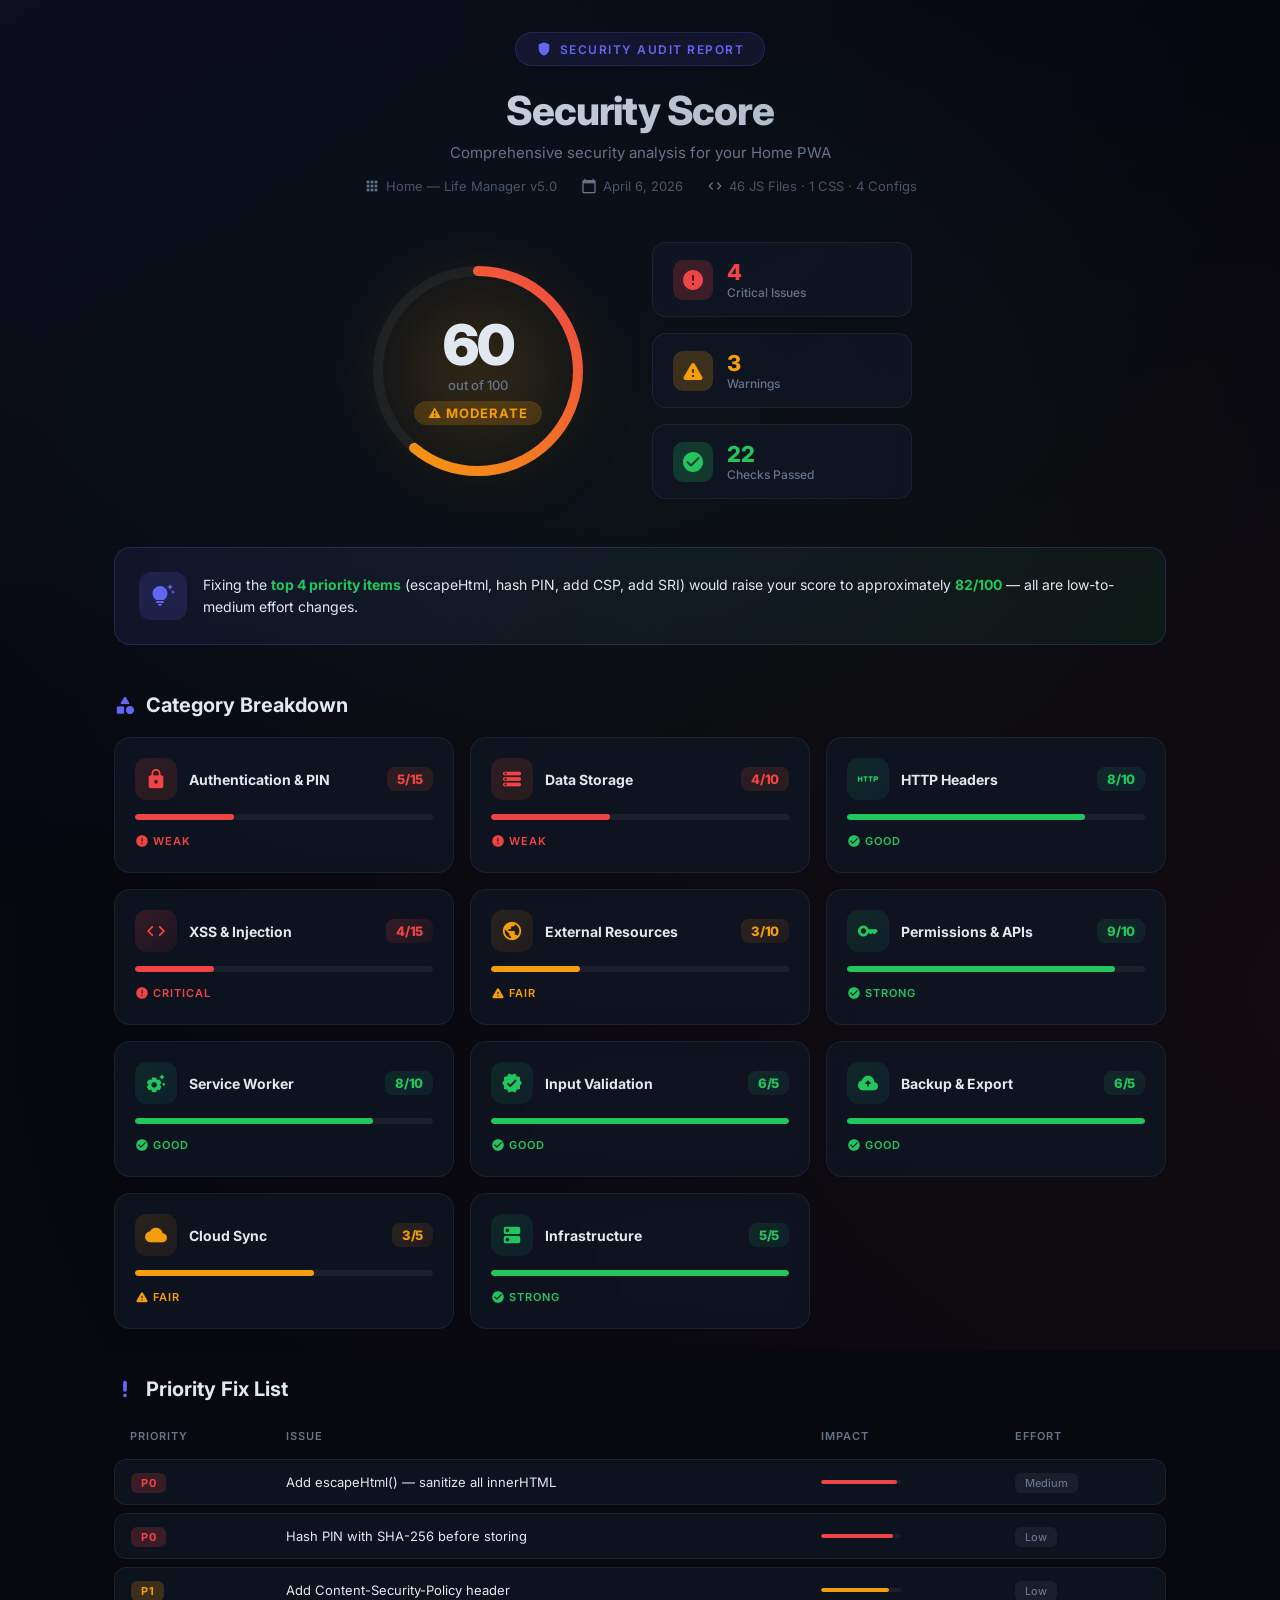
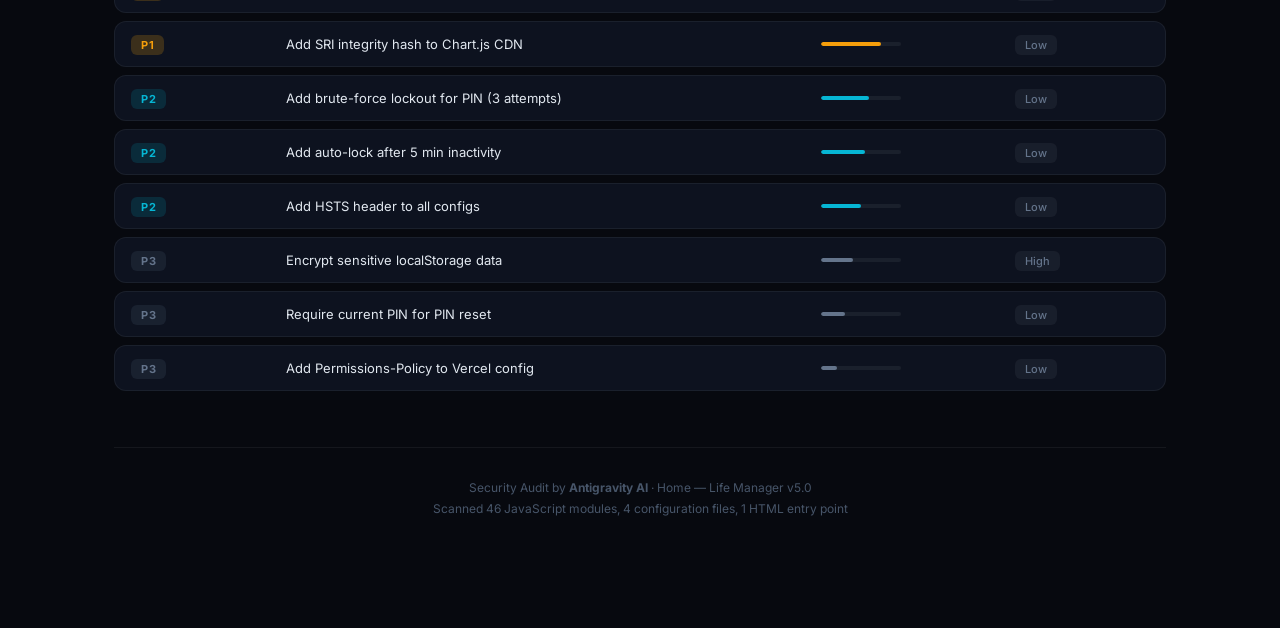
<file: home-app/security-score.html>
<!DOCTYPE html>
<html lang="en">
<head>
    <meta charset="UTF-8">
    <meta name="viewport" content="width=device-width, initial-scale=1.0">
    <title>Security Score — Home App v5.0</title>
    <link href="https://fonts.googleapis.com/css2?family=Inter:wght@300;400;500;600;700;800;900&display=swap" rel="stylesheet">
    <link href="https://fonts.googleapis.com/icon?family=Material+Icons+Round" rel="stylesheet">
    <style>
        :root {
            --bg-primary: #07090f;
            --bg-secondary: #0d1117;
            --bg-card: rgba(17, 24, 39, 0.7);
            --bg-card-hover: rgba(22, 30, 48, 0.85);
            --border: rgba(255, 255, 255, 0.06);
            --border-glow: rgba(99, 102, 241, 0.25);
            --text: #e2e8f0;
            --text-muted: #64748b;
            --text-dim: #475569;
            --accent: #6366f1;
            --accent-glow: rgba(99, 102, 241, 0.3);
            --green: #22c55e;
            --green-glow: rgba(34, 197, 94, 0.2);
            --yellow: #f59e0b;
            --yellow-glow: rgba(245, 158, 11, 0.2);
            --red: #ef4444;
            --red-glow: rgba(239, 68, 68, 0.2);
            --orange: #f97316;
            --cyan: #06b6d4;
        }

        * { margin: 0; padding: 0; box-sizing: border-box; }

        body {
            font-family: 'Inter', -apple-system, sans-serif;
            background: var(--bg-primary);
            color: var(--text);
            min-height: 100vh;
            overflow-x: hidden;
        }

        /* Ambient background */
        body::before {
            content: '';
            position: fixed;
            top: -50%;
            left: -50%;
            width: 200%;
            height: 200%;
            background: 
                radial-gradient(ellipse at 20% 20%, rgba(99, 102, 241, 0.08) 0%, transparent 50%),
                radial-gradient(ellipse at 80% 80%, rgba(239, 68, 68, 0.05) 0%, transparent 50%),
                radial-gradient(ellipse at 50% 50%, rgba(34, 197, 94, 0.04) 0%, transparent 40%);
            z-index: 0;
            animation: ambientShift 20s ease-in-out infinite;
        }

        @keyframes ambientShift {
            0%, 100% { transform: translate(0, 0) rotate(0deg); }
            33% { transform: translate(2%, -1%) rotate(1deg); }
            66% { transform: translate(-1%, 2%) rotate(-1deg); }
        }

        .container {
            max-width: 1100px;
            margin: 0 auto;
            padding: 32px 24px 80px;
            position: relative;
            z-index: 1;
        }

        /* Header */
        .header {
            text-align: center;
            margin-bottom: 48px;
        }

        .header-badge {
            display: inline-flex;
            align-items: center;
            gap: 8px;
            background: rgba(99, 102, 241, 0.1);
            border: 1px solid rgba(99, 102, 241, 0.2);
            border-radius: 100px;
            padding: 8px 20px;
            font-size: 12px;
            font-weight: 600;
            color: var(--accent);
            text-transform: uppercase;
            letter-spacing: 1.5px;
            margin-bottom: 20px;
        }

        .header-badge .material-icons-round { font-size: 16px; }

        .header h1 {
            font-size: 40px;
            font-weight: 800;
            background: linear-gradient(135deg, #e2e8f0, #94a3b8);
            -webkit-background-clip: text;
            -webkit-text-fill-color: transparent;
            margin-bottom: 8px;
            letter-spacing: -0.03em;
        }

        .header p {
            color: var(--text-muted);
            font-size: 15px;
        }

        .header-meta {
            display: flex;
            justify-content: center;
            gap: 24px;
            margin-top: 16px;
            flex-wrap: wrap;
        }

        .header-meta span {
            display: flex;
            align-items: center;
            gap: 6px;
            font-size: 13px;
            color: var(--text-dim);
        }

        .header-meta .material-icons-round { font-size: 16px; color: var(--text-muted); }

        /* Score Ring Section */
        .score-hero {
            display: flex;
            justify-content: center;
            align-items: center;
            gap: 64px;
            margin-bottom: 48px;
            flex-wrap: wrap;
        }

        .score-ring-wrapper {
            position: relative;
            width: 220px;
            height: 220px;
        }

        .score-ring-bg {
            position: absolute;
            inset: -20px;
            border-radius: 50%;
            background: radial-gradient(circle, var(--yellow-glow) 0%, transparent 70%);
            filter: blur(30px);
            animation: ringPulse 3s ease-in-out infinite;
        }

        @keyframes ringPulse {
            0%, 100% { opacity: 0.4; transform: scale(1); }
            50% { opacity: 0.7; transform: scale(1.05); }
        }

        .score-ring-svg {
            width: 220px;
            height: 220px;
            transform: rotate(-90deg);
            position: relative;
            z-index: 1;
        }

        .score-ring-track {
            fill: none;
            stroke: rgba(255, 255, 255, 0.05);
            stroke-width: 10;
        }

        .score-ring-fill {
            fill: none;
            stroke-width: 10;
            stroke-linecap: round;
            stroke-dasharray: 628;
            stroke-dashoffset: 628;
            transition: stroke-dashoffset 2s cubic-bezier(0.4, 0, 0.2, 1);
        }

        .score-ring-center {
            position: absolute;
            inset: 0;
            display: flex;
            flex-direction: column;
            align-items: center;
            justify-content: center;
            z-index: 2;
        }

        .score-number {
            font-size: 56px;
            font-weight: 900;
            letter-spacing: -0.04em;
            line-height: 1;
        }

        .score-label {
            font-size: 13px;
            color: var(--text-muted);
            font-weight: 500;
            margin-top: 4px;
        }

        .score-rating {
            font-size: 13px;
            font-weight: 700;
            text-transform: uppercase;
            letter-spacing: 1px;
            margin-top: 8px;
            padding: 4px 14px;
            border-radius: 100px;
        }

        /* Score summary stats */
        .score-stats {
            display: flex;
            flex-direction: column;
            gap: 16px;
        }

        .score-stat {
            display: flex;
            align-items: center;
            gap: 14px;
            background: var(--bg-card);
            border: 1px solid var(--border);
            border-radius: 14px;
            padding: 16px 20px;
            min-width: 260px;
            backdrop-filter: blur(10px);
            transition: all 0.3s;
        }

        .score-stat:hover {
            border-color: var(--border-glow);
            transform: translateX(4px);
        }

        .score-stat-icon {
            width: 40px;
            height: 40px;
            border-radius: 10px;
            display: flex;
            align-items: center;
            justify-content: center;
            font-size: 20px;
            flex-shrink: 0;
        }

        .score-stat-icon.critical { background: var(--red-glow); color: var(--red); }
        .score-stat-icon.warning { background: var(--yellow-glow); color: var(--yellow); }
        .score-stat-icon.pass { background: var(--green-glow); color: var(--green); }

        .score-stat-info { flex: 1; }
        .score-stat-info .stat-val { font-size: 22px; font-weight: 800; }
        .score-stat-info .stat-lbl { font-size: 12px; color: var(--text-muted); font-weight: 500; }

        /* Category Cards Grid */
        .section-title {
            font-size: 20px;
            font-weight: 700;
            margin-bottom: 20px;
            display: flex;
            align-items: center;
            gap: 10px;
        }

        .section-title .material-icons-round {
            font-size: 22px;
            color: var(--accent);
        }

        .categories-grid {
            display: grid;
            grid-template-columns: repeat(auto-fill, minmax(320px, 1fr));
            gap: 16px;
            margin-bottom: 48px;
        }

        .cat-card {
            background: var(--bg-card);
            border: 1px solid var(--border);
            border-radius: 16px;
            padding: 20px;
            backdrop-filter: blur(10px);
            transition: all 0.35s cubic-bezier(0.4, 0, 0.2, 1);
            cursor: pointer;
            position: relative;
            overflow: hidden;
        }

        .cat-card::before {
            content: '';
            position: absolute;
            top: 0;
            left: 0;
            right: 0;
            height: 2px;
            border-radius: 16px 16px 0 0;
            opacity: 0;
            transition: opacity 0.3s;
        }

        .cat-card:hover {
            border-color: var(--border-glow);
            transform: translateY(-3px);
            box-shadow: 0 12px 40px rgba(0, 0, 0, 0.3);
        }

        .cat-card:hover::before { opacity: 1; }

        .cat-card.rating-critical::before { background: linear-gradient(90deg, var(--red), var(--orange)); }
        .cat-card.rating-warning::before { background: linear-gradient(90deg, var(--yellow), var(--orange)); }
        .cat-card.rating-good::before { background: linear-gradient(90deg, var(--green), var(--cyan)); }
        .cat-card.rating-strong::before { background: linear-gradient(90deg, var(--green), #14b8a6); }

        .cat-header {
            display: flex;
            align-items: center;
            gap: 12px;
            margin-bottom: 14px;
        }

        .cat-icon {
            width: 42px;
            height: 42px;
            border-radius: 12px;
            display: flex;
            align-items: center;
            justify-content: center;
            flex-shrink: 0;
        }

        .cat-icon .material-icons-round { font-size: 22px; }

        .cat-title {
            font-size: 14px;
            font-weight: 700;
            flex: 1;
        }

        .cat-score-badge {
            font-size: 13px;
            font-weight: 800;
            padding: 4px 10px;
            border-radius: 8px;
            letter-spacing: -0.02em;
        }

        .cat-bar-wrap {
            height: 6px;
            background: rgba(255, 255, 255, 0.06);
            border-radius: 100px;
            overflow: hidden;
            margin-bottom: 12px;
        }

        .cat-bar-fill {
            height: 100%;
            border-radius: 100px;
            width: 0%;
            transition: width 1.5s cubic-bezier(0.4, 0, 0.2, 1);
        }

        .cat-rating-label {
            font-size: 11px;
            font-weight: 600;
            text-transform: uppercase;
            letter-spacing: 1px;
            display: inline-flex;
            align-items: center;
            gap: 4px;
        }

        /* Expandable Checks */
        .cat-checks {
            max-height: 0;
            overflow: hidden;
            transition: max-height 0.5s cubic-bezier(0.4, 0, 0.2, 1);
        }

        .cat-card.expanded .cat-checks { max-height: 800px; }

        .cat-checks-inner {
            padding-top: 14px;
            border-top: 1px solid var(--border);
            margin-top: 12px;
        }

        .check-item {
            display: flex;
            align-items: flex-start;
            gap: 10px;
            padding: 8px 0;
            font-size: 13px;
            line-height: 1.5;
        }

        .check-icon { font-size: 16px; margin-top: 2px; flex-shrink: 0; }
        .check-icon.pass { color: var(--green); }
        .check-icon.fail { color: var(--red); }
        .check-icon.warn { color: var(--yellow); }

        .check-text { color: var(--text-muted); }
        .check-text strong { color: var(--text); font-weight: 600; }

        /* Priority Fix Table */
        .fix-table {
            width: 100%;
            border-collapse: separate;
            border-spacing: 0 8px;
            margin-bottom: 48px;
        }

        .fix-table th {
            text-align: left;
            font-size: 11px;
            font-weight: 600;
            text-transform: uppercase;
            letter-spacing: 1px;
            color: var(--text-muted);
            padding: 0 16px 8px;
        }

        .fix-table td {
            padding: 14px 16px;
            background: var(--bg-card);
            border-top: 1px solid var(--border);
            border-bottom: 1px solid var(--border);
            font-size: 13px;
        }

        .fix-table tr td:first-child {
            border-left: 1px solid var(--border);
            border-radius: 12px 0 0 12px;
        }

        .fix-table tr td:last-child {
            border-right: 1px solid var(--border);
            border-radius: 0 12px 12px 0;
        }

        .fix-table tr {
            transition: transform 0.2s;
        }

        .fix-table tr:hover td {
            background: var(--bg-card-hover);
        }

        .priority-badge {
            font-size: 11px;
            font-weight: 700;
            padding: 3px 10px;
            border-radius: 6px;
            text-transform: uppercase;
            letter-spacing: 0.5px;
        }

        .priority-badge.p0 { background: var(--red-glow); color: var(--red); }
        .priority-badge.p1 { background: var(--yellow-glow); color: var(--yellow); }
        .priority-badge.p2 { background: rgba(6, 182, 212, 0.15); color: var(--cyan); }
        .priority-badge.p3 { background: rgba(100, 116, 139, 0.15); color: var(--text-muted); }

        .effort-badge {
            font-size: 11px;
            padding: 3px 10px;
            border-radius: 6px;
            background: rgba(255, 255, 255, 0.05);
            color: var(--text-muted);
            font-weight: 500;
        }

        .impact-bar {
            width: 80px;
            height: 4px;
            background: rgba(255, 255, 255, 0.06);
            border-radius: 100px;
            overflow: hidden;
        }

        .impact-bar-fill {
            height: 100%;
            border-radius: 100px;
            transition: width 1s ease;
        }

        /* Tip bar */
        .tip-card {
            background: linear-gradient(135deg, rgba(99, 102, 241, 0.1), rgba(34, 197, 94, 0.08));
            border: 1px solid rgba(99, 102, 241, 0.2);
            border-radius: 16px;
            padding: 24px;
            display: flex;
            align-items: center;
            gap: 16px;
            margin-bottom: 48px;
        }

        .tip-icon {
            width: 48px;
            height: 48px;
            border-radius: 12px;
            background: rgba(99, 102, 241, 0.15);
            display: flex;
            align-items: center;
            justify-content: center;
            flex-shrink: 0;
        }

        .tip-icon .material-icons-round { font-size: 24px; color: var(--accent); }

        .tip-text { font-size: 14px; line-height: 1.6; }
        .tip-text strong { color: var(--green); }

        /* Footer */
        .footer {
            text-align: center;
            padding: 32px 0;
            border-top: 1px solid var(--border);
            color: var(--text-dim);
            font-size: 12px;
        }

        .footer a { color: var(--accent); text-decoration: none; }

        /* Animations */
        .fade-up {
            opacity: 0;
            transform: translateY(20px);
            animation: fadeUp 0.6s cubic-bezier(0.4, 0, 0.2, 1) forwards;
        }

        @keyframes fadeUp {
            to { opacity: 1; transform: translateY(0); }
        }

        .cat-card:nth-child(1) { animation-delay: 0.1s; }
        .cat-card:nth-child(2) { animation-delay: 0.15s; }
        .cat-card:nth-child(3) { animation-delay: 0.2s; }
        .cat-card:nth-child(4) { animation-delay: 0.25s; }
        .cat-card:nth-child(5) { animation-delay: 0.3s; }
        .cat-card:nth-child(6) { animation-delay: 0.35s; }
        .cat-card:nth-child(7) { animation-delay: 0.4s; }
        .cat-card:nth-child(8) { animation-delay: 0.45s; }
        .cat-card:nth-child(9) { animation-delay: 0.5s; }
        .cat-card:nth-child(10) { animation-delay: 0.55s; }
        .cat-card:nth-child(11) { animation-delay: 0.6s; }

        /* Responsive */
        @media (max-width: 768px) {
            .container { padding: 20px 16px 60px; }
            .header h1 { font-size: 28px; }
            .score-hero { gap: 32px; }
            .score-ring-wrapper { width: 180px; height: 180px; }
            .score-ring-svg { width: 180px; height: 180px; }
            .score-number { font-size: 44px; }
            .categories-grid { grid-template-columns: 1fr; }
            .fix-table { font-size: 12px; }
            .score-stat { min-width: unset; }
            .tip-card { flex-direction: column; text-align: center; }
        }

        /* Scrollbar */
        ::-webkit-scrollbar { width: 6px; }
        ::-webkit-scrollbar-track { background: transparent; }
        ::-webkit-scrollbar-thumb { background: rgba(255, 255, 255, 0.1); border-radius: 3px; }
    </style>
</head>
<body>

<div class="container">

    <!-- Header -->
    <div class="header fade-up">
        <div class="header-badge">
            <span class="material-icons-round">shield</span>
            Security Audit Report
        </div>
        <h1>Security Score</h1>
        <p>Comprehensive security analysis for your Home PWA</p>
        <div class="header-meta">
            <span><span class="material-icons-round">apps</span> Home — Life Manager v5.0</span>
            <span><span class="material-icons-round">calendar_today</span> April 6, 2026</span>
            <span><span class="material-icons-round">code</span> 46 JS Files · 1 CSS · 4 Configs</span>
        </div>
    </div>

    <!-- Score Hero -->
    <div class="score-hero fade-up" style="animation-delay: 0.1s;">
        <!-- Ring -->
        <div class="score-ring-wrapper">
            <div class="score-ring-bg"></div>
            <svg class="score-ring-svg" viewBox="0 0 220 220">
                <circle class="score-ring-track" cx="110" cy="110" r="100" />
                <circle class="score-ring-fill" id="scoreRing" cx="110" cy="110" r="100"
                    stroke="url(#scoreGrad)" />
                <defs>
                    <linearGradient id="scoreGrad" x1="0%" y1="0%" x2="100%" y2="100%">
                        <stop offset="0%" style="stop-color: #f59e0b" />
                        <stop offset="100%" style="stop-color: #ef4444" />
                    </linearGradient>
                </defs>
            </svg>
            <div class="score-ring-center">
                <div class="score-number" id="scoreNumber">0</div>
                <div class="score-label">out of 100</div>
                <div class="score-rating" id="scoreRating" style="background: var(--yellow-glow); color: var(--yellow);">
                    ⚠️ Moderate
                </div>
            </div>
        </div>

        <!-- Summary Stats -->
        <div class="score-stats">
            <div class="score-stat">
                <div class="score-stat-icon critical">
                    <span class="material-icons-round">error</span>
                </div>
                <div class="score-stat-info">
                    <div class="stat-val" style="color: var(--red);">4</div>
                    <div class="stat-lbl">Critical Issues</div>
                </div>
            </div>
            <div class="score-stat">
                <div class="score-stat-icon warning">
                    <span class="material-icons-round">warning</span>
                </div>
                <div class="score-stat-info">
                    <div class="stat-val" style="color: var(--yellow);">3</div>
                    <div class="stat-lbl">Warnings</div>
                </div>
            </div>
            <div class="score-stat">
                <div class="score-stat-icon pass">
                    <span class="material-icons-round">check_circle</span>
                </div>
                <div class="score-stat-info">
                    <div class="stat-val" style="color: var(--green);">22</div>
                    <div class="stat-lbl">Checks Passed</div>
                </div>
            </div>
        </div>
    </div>

    <!-- Tip -->
    <div class="tip-card fade-up" style="animation-delay: 0.15s;">
        <div class="tip-icon">
            <span class="material-icons-round">tips_and_updates</span>
        </div>
        <div class="tip-text">
            Fixing the <strong>top 4 priority items</strong> (escapeHtml, hash PIN, add CSP, add SRI) would raise your score to approximately <strong>82/100</strong> — all are low-to-medium effort changes.
        </div>
    </div>

    <!-- Categories -->
    <div class="section-title fade-up" style="animation-delay: 0.2s;">
        <span class="material-icons-round">category</span>
        Category Breakdown
    </div>

    <div class="categories-grid" id="categoriesGrid"></div>

    <!-- Priority Fixes -->
    <div class="section-title fade-up" style="animation-delay: 0.3s;">
        <span class="material-icons-round">priority_high</span>
        Priority Fix List
    </div>

    <table class="fix-table fade-up" style="animation-delay: 0.35s;" id="fixTable">
        <thead>
            <tr>
                <th>Priority</th>
                <th>Issue</th>
                <th>Impact</th>
                <th>Effort</th>
            </tr>
        </thead>
        <tbody id="fixTableBody"></tbody>
    </table>

    <!-- Footer -->
    <div class="footer fade-up" style="animation-delay: 0.5s;">
        <p>Security Audit by <strong>Antigravity AI</strong> · Home — Life Manager v5.0</p>
        <p style="margin-top: 6px;">Scanned 46 JavaScript modules, 4 configuration files, 1 HTML entry point</p>
    </div>

</div>

<script>
// Data
const categories = [
    {
        name: "Authentication & PIN",
        icon: "lock",
        score: 5,
        max: 15,
        rating: "critical",
        ratingLabel: "Weak",
        color: "#ef4444",
        gradient: "linear-gradient(135deg, rgba(239,68,68,0.15), rgba(249,115,22,0.1))",
        checks: [
            { status: "pass", text: "<strong>PIN lock screen</strong> present on app launch" },
            { status: "fail", text: "<strong>PIN stored in plaintext</strong> in localStorage — readable via DevTools" },
            { status: "fail", text: "<strong>No brute-force protection</strong> — unlimited retry attempts" },
            { status: "warn", text: "<strong>4-digit PIN only</strong> — 10,000 combinations" },
            { status: "fail", text: "<strong>No auto-lock</strong> on inactivity" },
            { status: "warn", text: "<strong>PIN reset</strong> doesn't require current PIN" }
        ]
    },
    {
        name: "Data Storage",
        icon: "storage",
        score: 4,
        max: 10,
        rating: "critical",
        ratingLabel: "Weak",
        color: "#ef4444",
        gradient: "linear-gradient(135deg, rgba(239,68,68,0.15), rgba(249,115,22,0.1))",
        checks: [
            { status: "pass", text: "<strong>Offline-first</strong> — all data stays local" },
            { status: "fail", text: "<strong>No encryption at rest</strong> — plaintext JSON in localStorage" },
            { status: "fail", text: "<strong>No sensitive data isolation</strong> — PIN, API keys share namespace" },
            { status: "warn", text: "<strong>No storage quota</strong> handling" },
            { status: "pass", text: "<strong>Namespaced keys</strong> — all prefixed with 'home_'" }
        ]
    },
    {
        name: "HTTP Headers",
        icon: "http",
        score: 8,
        max: 10,
        rating: "good",
        ratingLabel: "Good",
        color: "#22c55e",
        gradient: "linear-gradient(135deg, rgba(34,197,94,0.12), rgba(6,182,212,0.08))",
        checks: [
            { status: "pass", text: "<strong>X-Frame-Options: DENY</strong> — clickjacking protection" },
            { status: "pass", text: "<strong>X-Content-Type-Options: nosniff</strong> — MIME sniffing prevention" },
            { status: "pass", text: "<strong>Referrer-Policy</strong> — strict-origin-when-cross-origin" },
            { status: "pass", text: "<strong>Permissions-Policy</strong> on Netlify / _headers" },
            { status: "fail", text: "<strong>No Content-Security-Policy</strong> header configured" },
            { status: "fail", text: "<strong>No HSTS</strong> (Strict-Transport-Security) header" }
        ]
    },
    {
        name: "XSS & Injection",
        icon: "code",
        score: 4,
        max: 15,
        rating: "critical",
        ratingLabel: "Critical",
        color: "#ef4444",
        gradient: "linear-gradient(135deg, rgba(239,68,68,0.18), rgba(239,68,68,0.05))",
        checks: [
            { status: "fail", text: "<strong>38 of 46 JS files</strong> use innerHTML with user data" },
            { status: "fail", text: "<strong>27 JS files</strong> inject onclick handlers via template literals" },
            { status: "pass", text: "<strong>No eval()</strong>, Function(), or document.write() found" },
            { status: "fail", text: "<strong>No escapeHtml()</strong> utility function exists" },
            { status: "fail", text: "<strong>Template literal injection</strong> — user text goes directly into HTML" }
        ]
    },
    {
        name: "External Resources",
        icon: "public",
        score: 3,
        max: 10,
        rating: "warning",
        ratingLabel: "Fair",
        color: "#f59e0b",
        gradient: "linear-gradient(135deg, rgba(245,158,11,0.12), rgba(249,115,22,0.08))",
        checks: [
            { status: "warn", text: "<strong>Google Fonts</strong> loaded externally (acceptable)" },
            { status: "warn", text: "<strong>Material Icons</strong> loaded externally (acceptable)" },
            { status: "fail", text: "<strong>Chart.js from CDN</strong> without SRI integrity hash" },
            { status: "fail", text: "<strong>No crossorigin</strong> attribute on external resources" }
        ]
    },
    {
        name: "Permissions & APIs",
        icon: "key",
        score: 9,
        max: 10,
        rating: "strong",
        ratingLabel: "Strong",
        color: "#22c55e",
        gradient: "linear-gradient(135deg, rgba(34,197,94,0.12), rgba(20,184,166,0.08))",
        checks: [
            { status: "pass", text: "<strong>Camera</strong> — user-triggered only (receipts)" },
            { status: "pass", text: "<strong>Microphone</strong> — user-triggered only (voice notes)" },
            { status: "pass", text: "<strong>Geolocation</strong> — user-triggered + Permissions-Policy" },
            { status: "pass", text: "<strong>Notifications</strong> — permission properly requested" },
            { status: "warn", text: "<strong>user-scalable=no</strong> — accessibility concern" }
        ]
    },
    {
        name: "Service Worker",
        icon: "settings_suggest",
        score: 8,
        max: 10,
        rating: "good",
        ratingLabel: "Good",
        color: "#22c55e",
        gradient: "linear-gradient(135deg, rgba(34,197,94,0.12), rgba(6,182,212,0.08))",
        checks: [
            { status: "pass", text: "<strong>Cache versioning</strong> — 'home-app-v5' with version" },
            { status: "pass", text: "<strong>Old cache cleanup</strong> on activate event" },
            { status: "pass", text: "<strong>Non-GET bypass</strong> — only intercepts GET" },
            { status: "pass", text: "<strong>CDN: network-first</strong> / Local: cache-first" },
            { status: "pass", text: "<strong>SW no-cache</strong> — sw.js excluded from immutable cache" },
            { status: "warn", text: "<strong>No response.ok check</strong> before caching" }
        ]
    },
    {
        name: "Input Validation",
        icon: "verified",
        score: 6,
        max: 5,
        rating: "strong",
        ratingLabel: "Good",
        color: "#22c55e",
        gradient: "linear-gradient(135deg, rgba(34,197,94,0.12), rgba(20,184,166,0.08))",
        checks: [
            { status: "pass", text: "<strong>Receipt size limit</strong> — 5MB max enforced" },
            { status: "pass", text: "<strong>Import validation</strong> — checks for home_ keys" },
            { status: "pass", text: "<strong>Date inputs</strong> — native input[type=date]" },
            { status: "pass", text: "<strong>Number parsing</strong> — Number() with || 0 fallback" },
            { status: "pass", text: "<strong>Confirm dialogs</strong> before destructive actions" }
        ]
    },
    {
        name: "Backup & Export",
        icon: "backup",
        score: 6,
        max: 5,
        rating: "strong",
        ratingLabel: "Good",
        color: "#22c55e",
        gradient: "linear-gradient(135deg, rgba(34,197,94,0.12), rgba(20,184,166,0.08))",
        checks: [
            { status: "pass", text: "<strong>Local download</strong> — Blob → file download" },
            { status: "pass", text: "<strong>URL cleanup</strong> — revokeObjectURL called" },
            { status: "pass", text: "<strong>Import confirmation</strong> required" },
            { status: "pass", text: "<strong>JSON validation</strong> with try/catch" },
            { status: "warn", text: "<strong>PIN may export</strong> in plaintext backup" }
        ]
    },
    {
        name: "Cloud Sync",
        icon: "cloud",
        score: 3,
        max: 5,
        rating: "warning",
        ratingLabel: "Fair",
        color: "#f59e0b",
        gradient: "linear-gradient(135deg, rgba(245,158,11,0.12), rgba(249,115,22,0.08))",
        checks: [
            { status: "warn", text: "<strong>API keys in plaintext</strong> localStorage" },
            { status: "pass", text: "<strong>Opt-in only</strong> — disabled by default" },
            { status: "pass", text: "<strong>Currently a stub</strong> — no data leaves device" },
            { status: "fail", text: "<strong>No Firebase Auth</strong> — data would be public" },
            { status: "pass", text: "<strong>Config removable</strong> via UI" }
        ]
    },
    {
        name: "Infrastructure",
        icon: "dns",
        score: 5,
        max: 5,
        rating: "strong",
        ratingLabel: "Strong",
        color: "#22c55e",
        gradient: "linear-gradient(135deg, rgba(34,197,94,0.12), rgba(20,184,166,0.08))",
        checks: [
            { status: "pass", text: "<strong>SPA routing</strong> — Netlify + Vercel configured" },
            { status: "pass", text: "<strong>Custom 404</strong> page with redirect" },
            { status: "pass", text: "<strong>Asset caching</strong> — immutable max-age=31536000" },
            { status: "pass", text: "<strong>SW excluded</strong> from immutable cache" },
            { status: "pass", text: "<strong>.nojekyll</strong> — GitHub Pages compatibility" }
        ]
    }
];

const fixes = [
    { priority: "P0", cls: "p0", issue: "Add escapeHtml() — sanitize all innerHTML", impact: 95, effort: "Medium", color: "#ef4444" },
    { priority: "P0", cls: "p0", issue: "Hash PIN with SHA-256 before storing", impact: 90, effort: "Low", color: "#ef4444" },
    { priority: "P1", cls: "p1", issue: "Add Content-Security-Policy header", impact: 85, effort: "Low", color: "#f59e0b" },
    { priority: "P1", cls: "p1", issue: "Add SRI integrity hash to Chart.js CDN", impact: 75, effort: "Low", color: "#f59e0b" },
    { priority: "P2", cls: "p2", issue: "Add brute-force lockout for PIN (3 attempts)", impact: 60, effort: "Low", color: "#06b6d4" },
    { priority: "P2", cls: "p2", issue: "Add auto-lock after 5 min inactivity", impact: 55, effort: "Low", color: "#06b6d4" },
    { priority: "P2", cls: "p2", issue: "Add HSTS header to all configs", impact: 50, effort: "Low", color: "#06b6d4" },
    { priority: "P3", cls: "p3", issue: "Encrypt sensitive localStorage data", impact: 40, effort: "High", color: "#64748b" },
    { priority: "P3", cls: "p3", issue: "Require current PIN for PIN reset", impact: 30, effort: "Low", color: "#64748b" },
    { priority: "P3", cls: "p3", issue: "Add Permissions-Policy to Vercel config", impact: 20, effort: "Low", color: "#64748b" }
];

// Render Categories
const grid = document.getElementById('categoriesGrid');
categories.forEach((cat, i) => {
    const pct = Math.min((cat.score / cat.max) * 100, 100);
    const checksHTML = cat.checks.map(c => `
        <div class="check-item">
            <span class="material-icons-round check-icon ${c.status}">${
                c.status === 'pass' ? 'check_circle' : c.status === 'fail' ? 'cancel' : 'warning'
            }</span>
            <span class="check-text">${c.text}</span>
        </div>
    `).join('');

    const card = document.createElement('div');
    card.className = `cat-card rating-${cat.rating} fade-up`;
    card.style.animationDelay = `${0.2 + i * 0.05}s`;
    card.innerHTML = `
        <div class="cat-header">
            <div class="cat-icon" style="background: ${cat.gradient};">
                <span class="material-icons-round" style="color: ${cat.color};">${cat.icon}</span>
            </div>
            <div class="cat-title">${cat.name}</div>
            <div class="cat-score-badge" style="background: ${cat.gradient}; color: ${cat.color};">
                ${cat.score}/${cat.max}
            </div>
        </div>
        <div class="cat-bar-wrap">
            <div class="cat-bar-fill" data-pct="${pct}" style="background: ${cat.color};"></div>
        </div>
        <div class="cat-rating-label" style="color: ${cat.color};">
            <span class="material-icons-round" style="font-size: 14px;">${
                cat.rating === 'critical' ? 'error' : cat.rating === 'warning' ? 'warning' : 'check_circle'
            }</span>
            ${cat.ratingLabel}
        </div>
        <div class="cat-checks">
            <div class="cat-checks-inner">${checksHTML}</div>
        </div>
    `;

    card.addEventListener('click', () => card.classList.toggle('expanded'));
    grid.appendChild(card);
});

// Render Fix Table
const tbody = document.getElementById('fixTableBody');
fixes.forEach(fix => {
    const tr = document.createElement('tr');
    tr.innerHTML = `
        <td><span class="priority-badge ${fix.cls}">${fix.priority}</span></td>
        <td>${fix.issue}</td>
        <td>
            <div class="impact-bar">
                <div class="impact-bar-fill" data-pct="${fix.impact}" style="background: ${fix.color};"></div>
            </div>
        </td>
        <td><span class="effort-badge">${fix.effort}</span></td>
    `;
    tbody.appendChild(tr);
});

// Animate on load
window.addEventListener('load', () => {
    // Animate score ring
    const ring = document.getElementById('scoreRing');
    const circumference = 2 * Math.PI * 100;
    const score = 61;
    const offset = circumference - (score / 100) * circumference;
    setTimeout(() => {
        ring.style.strokeDashoffset = offset;
    }, 400);

    // Animate score number
    const numEl = document.getElementById('scoreNumber');
    let current = 0;
    const duration = 1800;
    const start = performance.now();
    function animateNum(ts) {
        const elapsed = ts - start;
        const progress = Math.min(elapsed / duration, 1);
        const eased = 1 - Math.pow(1 - progress, 3);
        current = Math.round(eased * score);
        numEl.textContent = current;
        if (progress < 1) requestAnimationFrame(animateNum);
    }
    setTimeout(() => requestAnimationFrame(animateNum), 300);

    // Animate category bars
    setTimeout(() => {
        document.querySelectorAll('.cat-bar-fill').forEach(bar => {
            bar.style.width = bar.dataset.pct + '%';
        });
    }, 600);

    // Animate impact bars
    setTimeout(() => {
        document.querySelectorAll('.impact-bar-fill').forEach(bar => {
            bar.style.width = bar.dataset.pct + '%';
        });
    }, 800);
});
</script>

</body>
</html>
</file>
